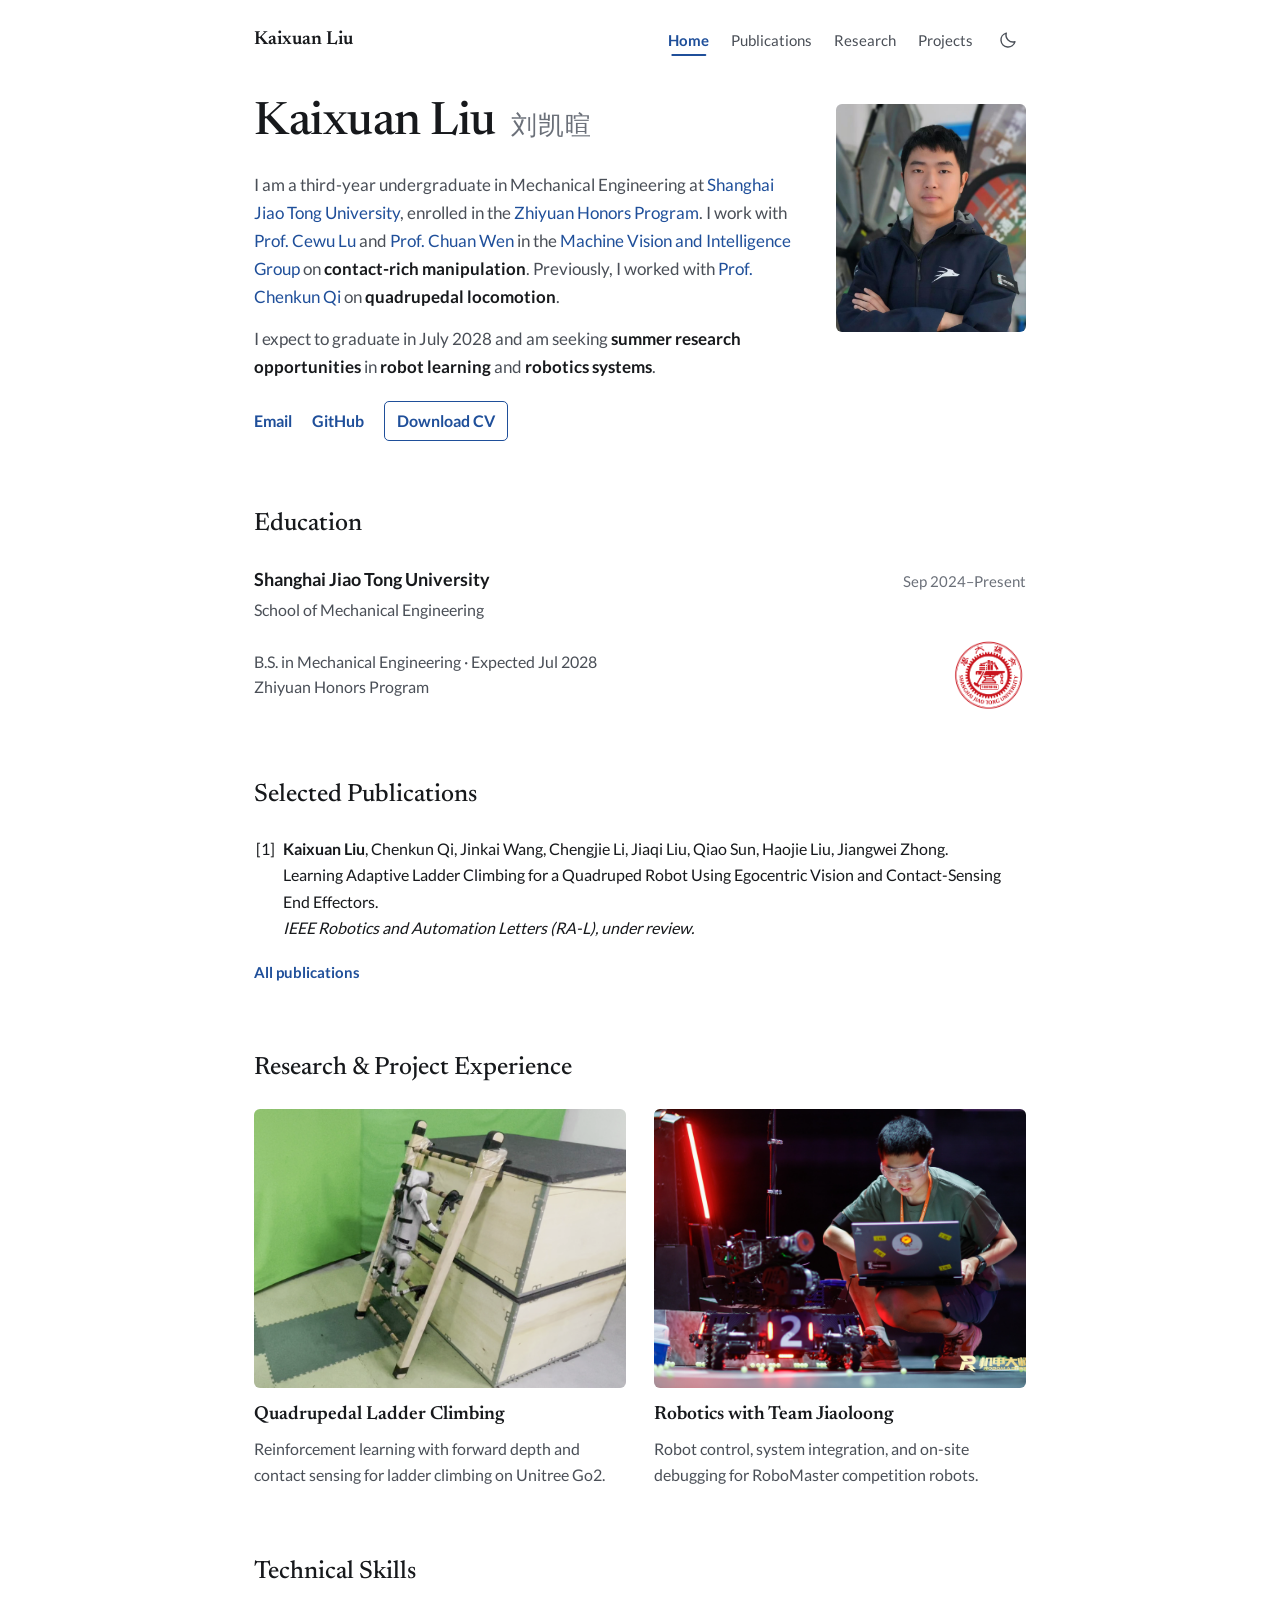
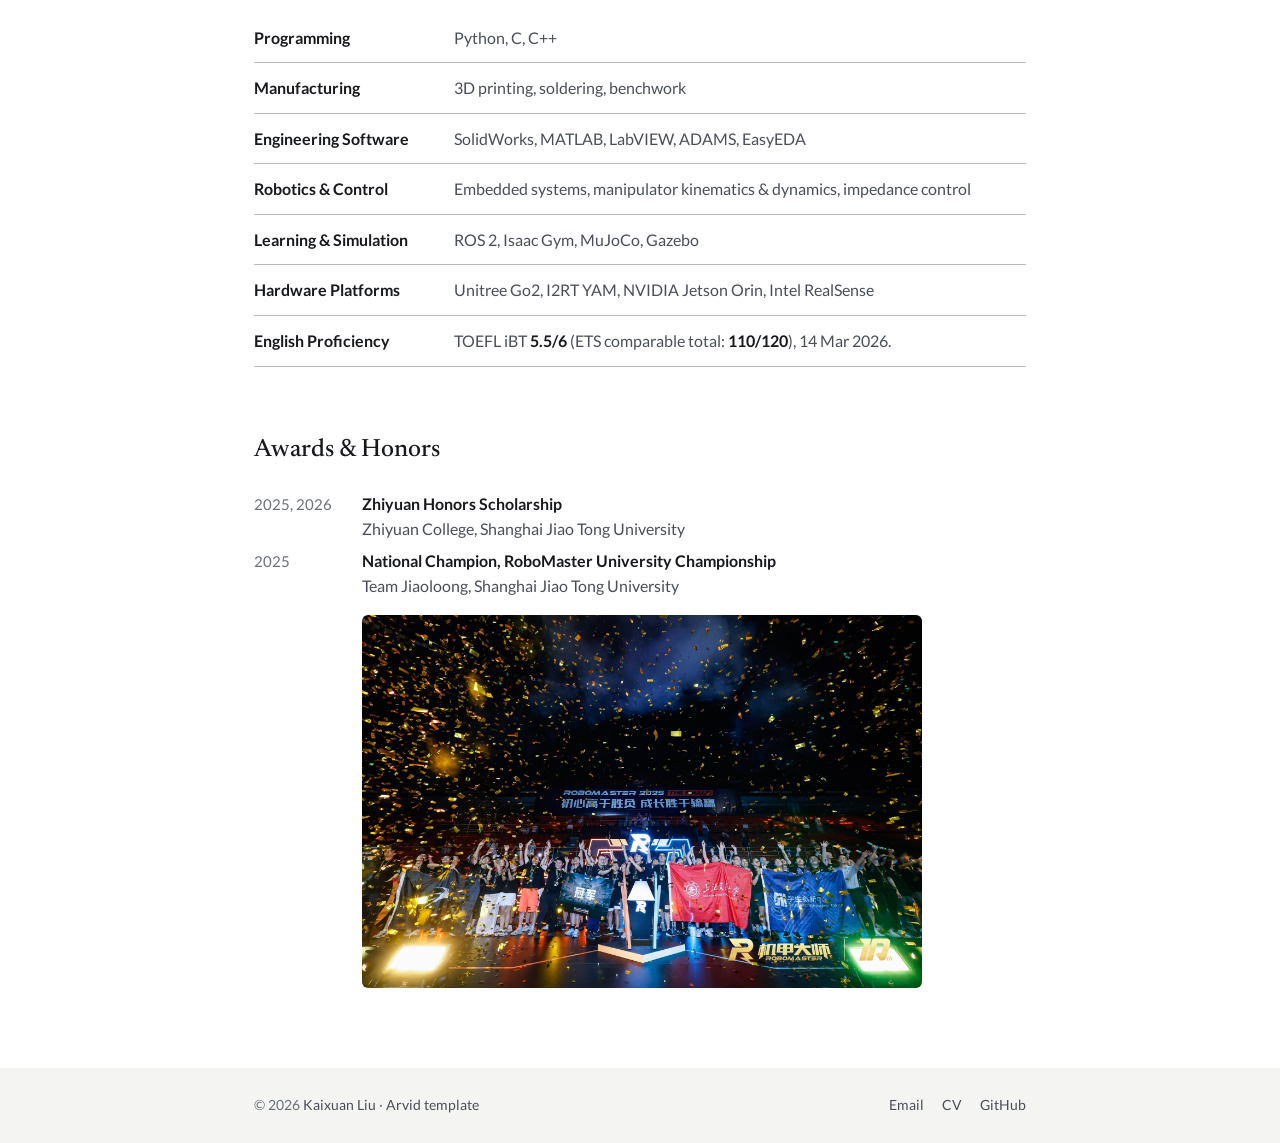
<file: index.html>
<!doctype html>
<html lang="en">
<head>
<meta charset="utf-8"/>
<meta content="width=device-width, initial-scale=1" name="viewport"/>
<meta content="Kaixuan Liu — mechanical engineering undergraduate at Shanghai Jiao Tong University. Robot learning, contact-rich manipulation, and robotics systems." name="description"/>
<meta content="#ffffff" name="theme-color"/>
<title>Kaixuan Liu</title>
<link href="resources/favicon.svg" rel="icon" type="image/svg+xml"/>
<link href="resources/stylesheet.css" rel="stylesheet"/>
<link href="resources/shared-styles.css" rel="stylesheet"/>
<link href="resources/site-styles.css" rel="stylesheet"/>
<link href="resources/content-only.css" rel="stylesheet"/>
</head>
<body>
<a class="skip-link" href="#main-content">Skip to main content</a>
<header class="site-header">
<a class="site-name" href="index.html">Kaixuan Liu</a>
<nav aria-label="Main navigation" class="nav-buttons"><a class="nav-button" href="index.html" aria-current="page">Home</a><a class="nav-button" href="publications.html">Publications</a><a class="nav-button" href="research.html">Research</a><a class="nav-button" href="projects.html">Projects</a>

<button aria-label="Switch to dark mode" aria-pressed="false" class="theme-toggle" id="theme-toggle" type="button"><svg aria-hidden="true" height="20" viewBox="0 0 24 24" width="20"><path d="M20.3 14.1A8.5 8.5 0 0 1 9.9 3.7 8.5 8.5 0 1 0 20.3 14.1Z" fill="none" stroke="currentColor" stroke-linecap="round" stroke-linejoin="round" stroke-width="1.7"></path></svg></button>
</nav>
</header>
<main class="page-shell main-content-wrapper" id="main-content">
<div class="profile-section" id="home">
<div class="profile-text">
<h1 class="name">Kaixuan Liu <span class="name-zh" lang="zh-Hans">刘凯暄</span></h1>
<p class="bio">I am a third-year undergraduate in Mechanical Engineering at <a href="https://en.sjtu.edu.cn/">Shanghai Jiao Tong University</a>, enrolled in the <a href="https://en.zhiyuan.sjtu.edu.cn/en/about/overview">Zhiyuan Honors Program</a>. I work with <a href="https://scholar.google.com/citations?hl=en&amp;user=QZVQEWAAAAAJ">Prof. Cewu Lu</a> and <a href="https://scholar.google.com/citations?hl=en&amp;user=G5M9nYwAAAAJ">Prof. Chuan Wen</a> in the <a href="https://www.mvig.org/">Machine Vision and Intelligence Group</a> on <strong>contact-rich manipulation</strong>. Previously, I worked with <a href="https://me.sjtu.edu.cn/teacher_directory1/qichenkun.html">Prof. Chenkun Qi</a> on <strong>quadrupedal locomotion</strong>.</p>
<p class="bio">I expect to graduate in July 2028 and am seeking <strong>summer research opportunities</strong> in <strong>robot learning</strong> and <strong>robotics systems</strong>.</p>
<div class="profile-links"><a href="mailto:kentliukx@sjtu.edu.cn">Email</a><a href="https://github.com/kentliukx">GitHub</a><a class="cv-link" download="Kaixuan_Liu_CV.pdf" href="resources/Kaixuan_Liu_CV.pdf">Download CV</a></div>
</div>
<img alt="Kaixuan Liu wearing the Team Jiaoloong jacket" class="profile-photo" height="228" src="resources/kaixuan-liu.jpg" width="190"/>
</div>
<section aria-labelledby="education-title" class="homepage-section" id="education">
<h2 id="education-title">Education</h2>
<div class="education-heading">
<div><h3>Shanghai Jiao Tong University</h3><p>School of Mechanical Engineering</p></div>
<p class="experience-period">Sep 2024–Present</p>
</div>
<div class="education-entry">
<div class="education-details">
<p class="education-degree">B.S. in Mechanical Engineering · Expected Jul 2028<br/>Zhiyuan Honors Program</p>
</div>
<a class="education-emblem" href="https://en.sjtu.edu.cn/" aria-label="Shanghai Jiao Tong University homepage"><img src="resources/sjtu-emblem.png" alt="Shanghai Jiao Tong University emblem" width="2805" height="2806" loading="lazy"/></a>
</div>
</section>
<section class="homepage-section" id="publications" aria-labelledby="publications-title">
<h2 id="publications-title">Selected Publications</h2>
<div class="cv-content">
<ol class="cv-publications">
<li id="ladder-publication"><strong>Kaixuan Liu</strong>, Chenkun Qi, Jinkai Wang, Chengjie Li, Jiaqi Liu, Qiao Sun, Haojie Liu, Jiangwei Zhong.<br>
Learning Adaptive Ladder Climbing for a Quadruped Robot Using Egocentric Vision and Contact-Sensing End Effectors.<br>
<em>IEEE Robotics and Automation Letters (RA-L), under review.</em></li>
</ol>
</div>
<a class="view-all" href="publications.html">All publications</a>
</section>
<section class="homepage-section" id="research-project-experience" aria-labelledby="research-project-title">
<h2 id="research-project-title">Research &amp; Project Experience</h2>
<div class="experience-previews">
<a class="experience-preview" href="research.html#ladder-climbing">
<div class="experience-preview-image ladder-preview"><img src="resources/quadrupedal-ladder-climbing.png" alt="Unitree Go2 climbing a ladder" width="1920" height="1080" loading="lazy"/></div>
<h3 class="papertitle">Quadrupedal Ladder Climbing</h3>
<p>Reinforcement learning with forward depth and contact sensing for ladder climbing on Unitree Go2.</p>
</a>
<a class="experience-preview" href="projects.html#swerve-drive">
<div class="experience-preview-image"><img src="resources/onsite-debugging.jpg" alt="Kaixuan Liu debugging Team Jiaoloong’s Engineer robot at RoboMaster" width="2048" height="1365" loading="lazy"/></div>
<h3 class="papertitle">Robotics with Team Jiaoloong</h3>
<p>Robot control, system integration, and on-site debugging for RoboMaster competition robots.</p>
</a>
</div>
</section>
<section aria-labelledby="skills-title" class="homepage-section" id="skills">
<h2 id="skills-title">Technical Skills</h2>
<dl class="skills-list">
<div><dt>Programming</dt><dd>Python, C, C++</dd></div>
<div><dt>Manufacturing</dt><dd>3D printing, soldering, benchwork</dd></div>
<div><dt>Engineering Software</dt><dd>SolidWorks, MATLAB, LabVIEW, ADAMS, EasyEDA</dd></div>
<div><dt>Robotics &amp; Control</dt><dd>Embedded systems, manipulator kinematics &amp; dynamics, impedance control</dd></div>
<div><dt>Learning &amp; Simulation</dt><dd>ROS 2, Isaac Gym, MuJoCo, Gazebo</dd></div>
<div><dt>Hardware Platforms</dt><dd>Unitree Go2, I2RT YAM, NVIDIA Jetson Orin, Intel RealSense</dd></div>
<div><dt>English Proficiency</dt><dd>TOEFL iBT <strong>5.5/6</strong> (ETS comparable total: <strong>110/120</strong>), <time datetime="2026-03-14">14 Mar 2026</time>.</dd></div>
</dl>
</section>
<section aria-labelledby="honors-title" class="homepage-section">
<h2 id="honors-title">Awards &amp; Honors</h2>
<ul class="news-list honors-list">
<li><span class="news-date">2025, 2026</span><span><strong>Zhiyuan Honors Scholarship</strong><br/>Zhiyuan College, Shanghai Jiao Tong University</span></li>
<li>
<span class="news-date">2025</span>
<span><strong>National Champion, RoboMaster University Championship</strong><br/>Team Jiaoloong, Shanghai Jiao Tong University</span>
<figure class="award-photo"><img src="resources/robomaster-2025-champions.png" alt="Team Jiaoloong celebrating the 2025 RoboMaster national championship with the Shanghai Jiao Tong University flag" width="2048" height="1365" loading="lazy"/></figure>
</li>
</ul>
</section>

</main>
<footer class="site-footer"><div class="page-shell-footer"><p class="footer-copyright">© 2026 <a href="index.html">Kaixuan Liu</a> · <a href="https://github.com/Arvid-pku/Academic-Homepage-Template">Arvid template</a></p><nav class="footer-social" aria-label="Footer links"><a href="mailto:kentliukx@sjtu.edu.cn">Email</a><a href="resources/Kaixuan_Liu_CV.pdf" download="Kaixuan_Liu_CV.pdf">CV</a><a href="https://github.com/kentliukx">GitHub</a></nav></div></footer>
<script src="resources/site.js"></script>
</body>
</html>
</file>
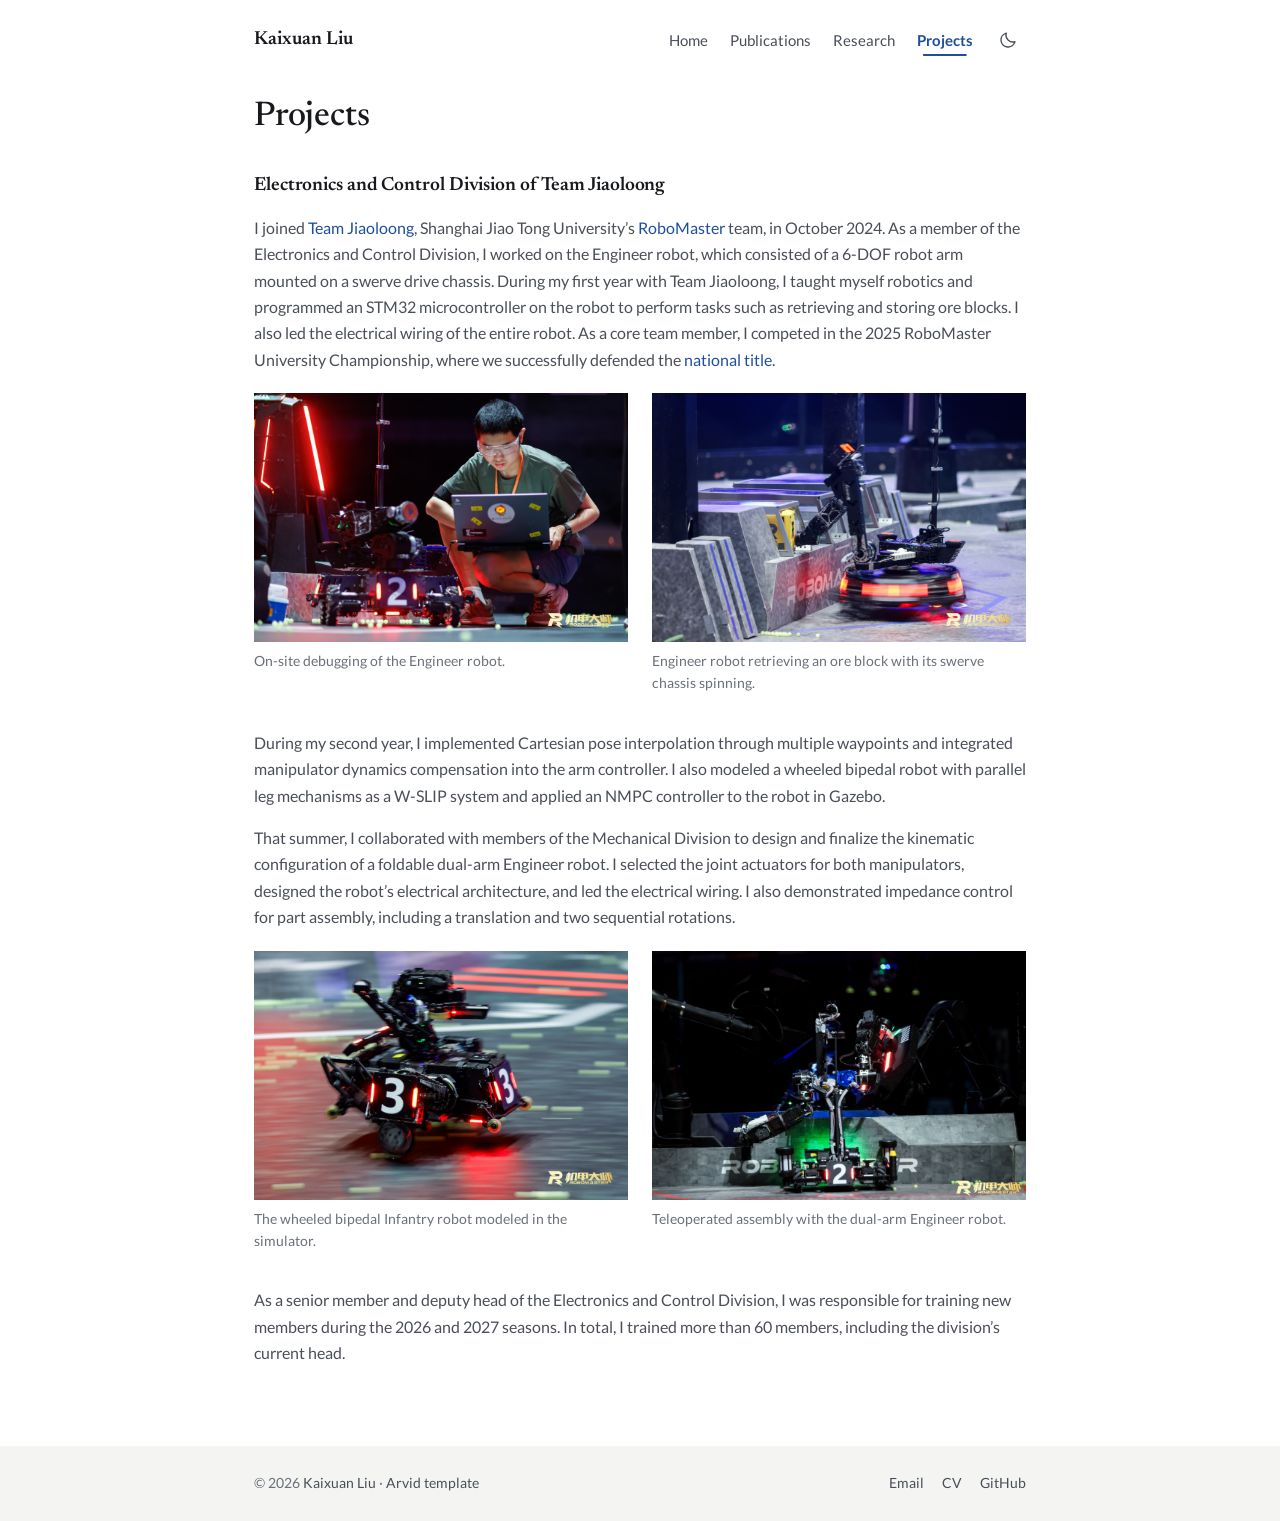
<file: projects.html>
<!doctype html>
<html lang="en">
<head>
<meta charset="utf-8"/>
<meta content="width=device-width, initial-scale=1" name="viewport"/>
<meta content="Kaixuan Liu’s project experience with Team Jiaoloong in robot control, modeling, and mechanical systems." name="description"/>
<meta content="#ffffff" name="theme-color"/>
<title>Projects | Kaixuan Liu</title>
<link href="resources/favicon.svg" rel="icon" type="image/svg+xml"/>
<link href="resources/stylesheet.css" rel="stylesheet"/>
<link href="resources/shared-styles.css" rel="stylesheet"/>
<link href="resources/site-styles.css" rel="stylesheet"/>
<link href="resources/content-only.css" rel="stylesheet"/>
</head>
<body>
<a class="skip-link" href="#main-content">Skip to main content</a>
<header class="site-header">
<a class="site-name" href="index.html">Kaixuan Liu</a>
<nav aria-label="Main navigation" class="nav-buttons"><a class="nav-button" href="index.html">Home</a><a class="nav-button" href="publications.html">Publications</a><a class="nav-button" href="research.html">Research</a><a class="nav-button" href="projects.html" aria-current="page">Projects</a>

<button aria-label="Switch to dark mode" aria-pressed="false" class="theme-toggle" id="theme-toggle" type="button"><svg aria-hidden="true" height="20" viewBox="0 0 24 24" width="20"><path d="M20.3 14.1A8.5 8.5 0 0 1 9.9 3.7 8.5 8.5 0 1 0 20.3 14.1Z" fill="none" stroke="currentColor" stroke-linecap="round" stroke-linejoin="round" stroke-width="1.7"></path></svg></button>
</nav>
</header>
<main class="page-shell main-content-wrapper" id="main-content">
<h1 class="page-title" id="project-experience-title">Projects</h1>
<section class="projects-content cv-section" aria-labelledby="project-experience-title">
<h2 class="papertitle">Electronics and Control Division of Team Jiaoloong</h2>
<article class="cv-project" id="swerve-drive">
<p class="cv-description">I joined <a href="https://jiaoloong.sjtu.edu.cn/zh-cn/">Team Jiaoloong</a>, Shanghai Jiao Tong University’s <a href="https://www.robomaster.com/">RoboMaster</a> team, in October 2024. As a member of the Electronics and Control Division, I worked on the Engineer robot, which consisted of a 6-DOF robot arm mounted on a swerve drive chassis. During my first year with Team Jiaoloong, I taught myself robotics and programmed an STM32 microcontroller on the robot to perform tasks such as retrieving and storing ore blocks. I also led the electrical wiring of the entire robot. As a core team member, I competed in the 2025 RoboMaster University Championship, where we successfully defended the <a href="https://news.sjtu.edu.cn/jdyw/20250807/213490.html">national title</a>.</p>
<div class="project-images">
<figure class="cv-project-image"><img src="resources/onsite-debugging.jpg" alt="Kaixuan Liu debugging the Engineer robot at the competition field" width="2048" height="1365" loading="lazy"/><figcaption>On-site debugging of the Engineer robot.</figcaption></figure>
<figure class="cv-project-image"><img src="resources/swerve-drive-robot.jpg" alt="Engineer robot retrieving an ore block with its swerve chassis spinning" width="4000" height="2667" loading="lazy"/><figcaption>Engineer robot retrieving an ore block with its swerve chassis spinning.</figcaption></figure>
</div>
</article>
<article class="cv-project" id="wheeled-bipedal">
<p class="cv-description">During my second year, I implemented Cartesian pose interpolation through multiple waypoints and integrated manipulator dynamics compensation into the arm controller. I also modeled a wheeled bipedal robot with parallel leg mechanisms as a W-SLIP system and applied an NMPC controller to the robot in Gazebo.</p>
<p class="cv-description">That summer, I collaborated with members of the Mechanical Division to design and finalize the kinematic configuration of a foldable dual-arm Engineer robot. I selected the joint actuators for both manipulators, designed the robot’s electrical architecture, and led the electrical wiring. I also demonstrated impedance control for part assembly, including a translation and two sequential rotations.</p>
<div class="project-images">
<figure class="cv-project-image"><img src="resources/wheeled-bipedal-robot.jpg" alt="The wheeled bipedal Infantry robot modeled in the simulator" width="4000" height="2667" loading="lazy"/><figcaption>The wheeled bipedal Infantry robot modeled in the simulator.</figcaption></figure>
<figure id="dual-arm" class="cv-project-image"><img alt="Teleoperated assembly of game pieces with the dual-arm Engineer robot" height="1366" loading="lazy" src="resources/dual-arm-robot.jpg" width="2048"/><figcaption>Teleoperated assembly with the dual-arm Engineer robot.</figcaption></figure>
</div>
</article>

<p class="cv-description">As a senior member and deputy head of the Electronics and Control Division, I was responsible for training new members during the 2026 and 2027 seasons. In total, I trained more than 60 members, including the division’s current head.</p>
</section>
</main>
<footer class="site-footer"><div class="page-shell-footer"><p class="footer-copyright">© 2026 <a href="index.html">Kaixuan Liu</a> · <a href="https://github.com/Arvid-pku/Academic-Homepage-Template">Arvid template</a></p><nav class="footer-social" aria-label="Footer links"><a href="mailto:kentliukx@sjtu.edu.cn">Email</a><a href="resources/Kaixuan_Liu_CV.pdf" download="Kaixuan_Liu_CV.pdf">CV</a><a href="https://github.com/kentliukx">GitHub</a></nav></div></footer>
<script src="resources/site.js"></script>
</body>
</html>
</file>
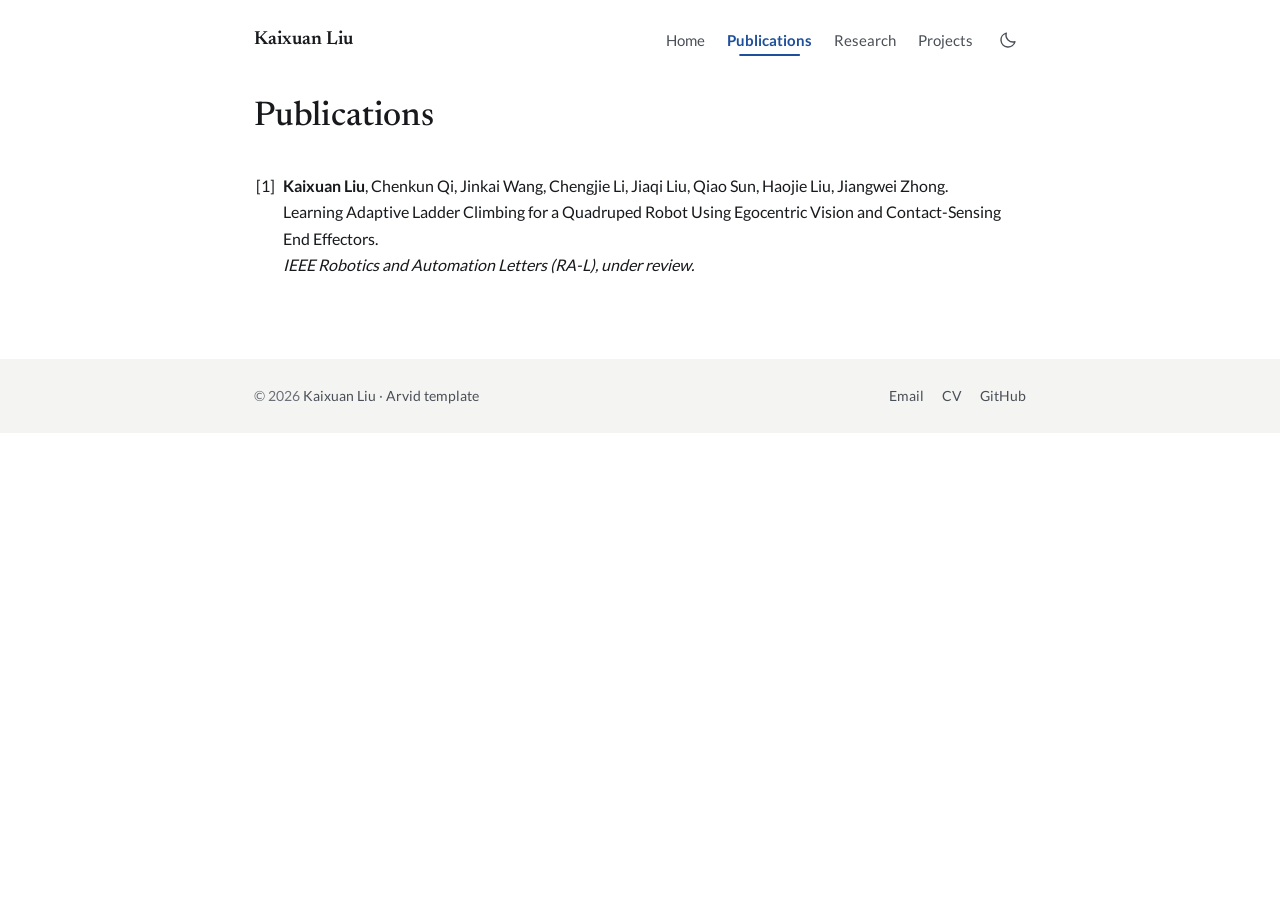
<file: publications.html>
<!doctype html>
<html lang="en">
<head>
<meta charset="utf-8"/>
<meta content="width=device-width, initial-scale=1" name="viewport"/>
<meta content="Publications by Kaixuan Liu in robot learning and robotics." name="description"/>
<meta content="#ffffff" name="theme-color"/>
<title>Publications | Kaixuan Liu</title>
<link href="resources/favicon.svg" rel="icon" type="image/svg+xml"/>
<link href="resources/stylesheet.css" rel="stylesheet"/>
<link href="resources/shared-styles.css" rel="stylesheet"/>
<link href="resources/site-styles.css" rel="stylesheet"/>
<link href="resources/content-only.css" rel="stylesheet"/>
</head>
<body>
<a class="skip-link" href="#main-content">Skip to main content</a>
<header class="site-header">
<a class="site-name" href="index.html">Kaixuan Liu</a>
<nav aria-label="Main navigation" class="nav-buttons"><a class="nav-button" href="index.html">Home</a><a class="nav-button" href="publications.html" aria-current="page">Publications</a><a class="nav-button" href="research.html">Research</a><a class="nav-button" href="projects.html">Projects</a>

<button aria-label="Switch to dark mode" aria-pressed="false" class="theme-toggle" id="theme-toggle" type="button"><svg aria-hidden="true" height="20" viewBox="0 0 24 24" width="20"><path d="M20.3 14.1A8.5 8.5 0 0 1 9.9 3.7 8.5 8.5 0 1 0 20.3 14.1Z" fill="none" stroke="currentColor" stroke-linecap="round" stroke-linejoin="round" stroke-width="1.7"></path></svg></button>
</nav>
</header>
<main class="page-shell main-content-wrapper" id="main-content">
<h1 class="page-title" id="publications-title">Publications</h1>
<section class="cv-content cv-section" id="publications" aria-labelledby="publications-title">
<ol class="cv-publications">
<li id="ladder-publication"><strong>Kaixuan Liu</strong>, Chenkun Qi, Jinkai Wang, Chengjie Li, Jiaqi Liu, Qiao Sun, Haojie Liu, Jiangwei Zhong.<br>
Learning Adaptive Ladder Climbing for a Quadruped Robot Using Egocentric Vision and Contact-Sensing End Effectors.<br>
<em>IEEE Robotics and Automation Letters (RA-L), under review.</em></li>
</ol>
</section>
</main>
<footer class="site-footer"><div class="page-shell-footer"><p class="footer-copyright">© 2026 <a href="index.html">Kaixuan Liu</a> · <a href="https://github.com/Arvid-pku/Academic-Homepage-Template">Arvid template</a></p><nav class="footer-social" aria-label="Footer links"><a href="mailto:kentliukx@sjtu.edu.cn">Email</a><a href="resources/Kaixuan_Liu_CV.pdf" download="Kaixuan_Liu_CV.pdf">CV</a><a href="https://github.com/kentliukx">GitHub</a></nav></div></footer>
<script src="resources/site.js"></script>
</body>
</html>
</file>
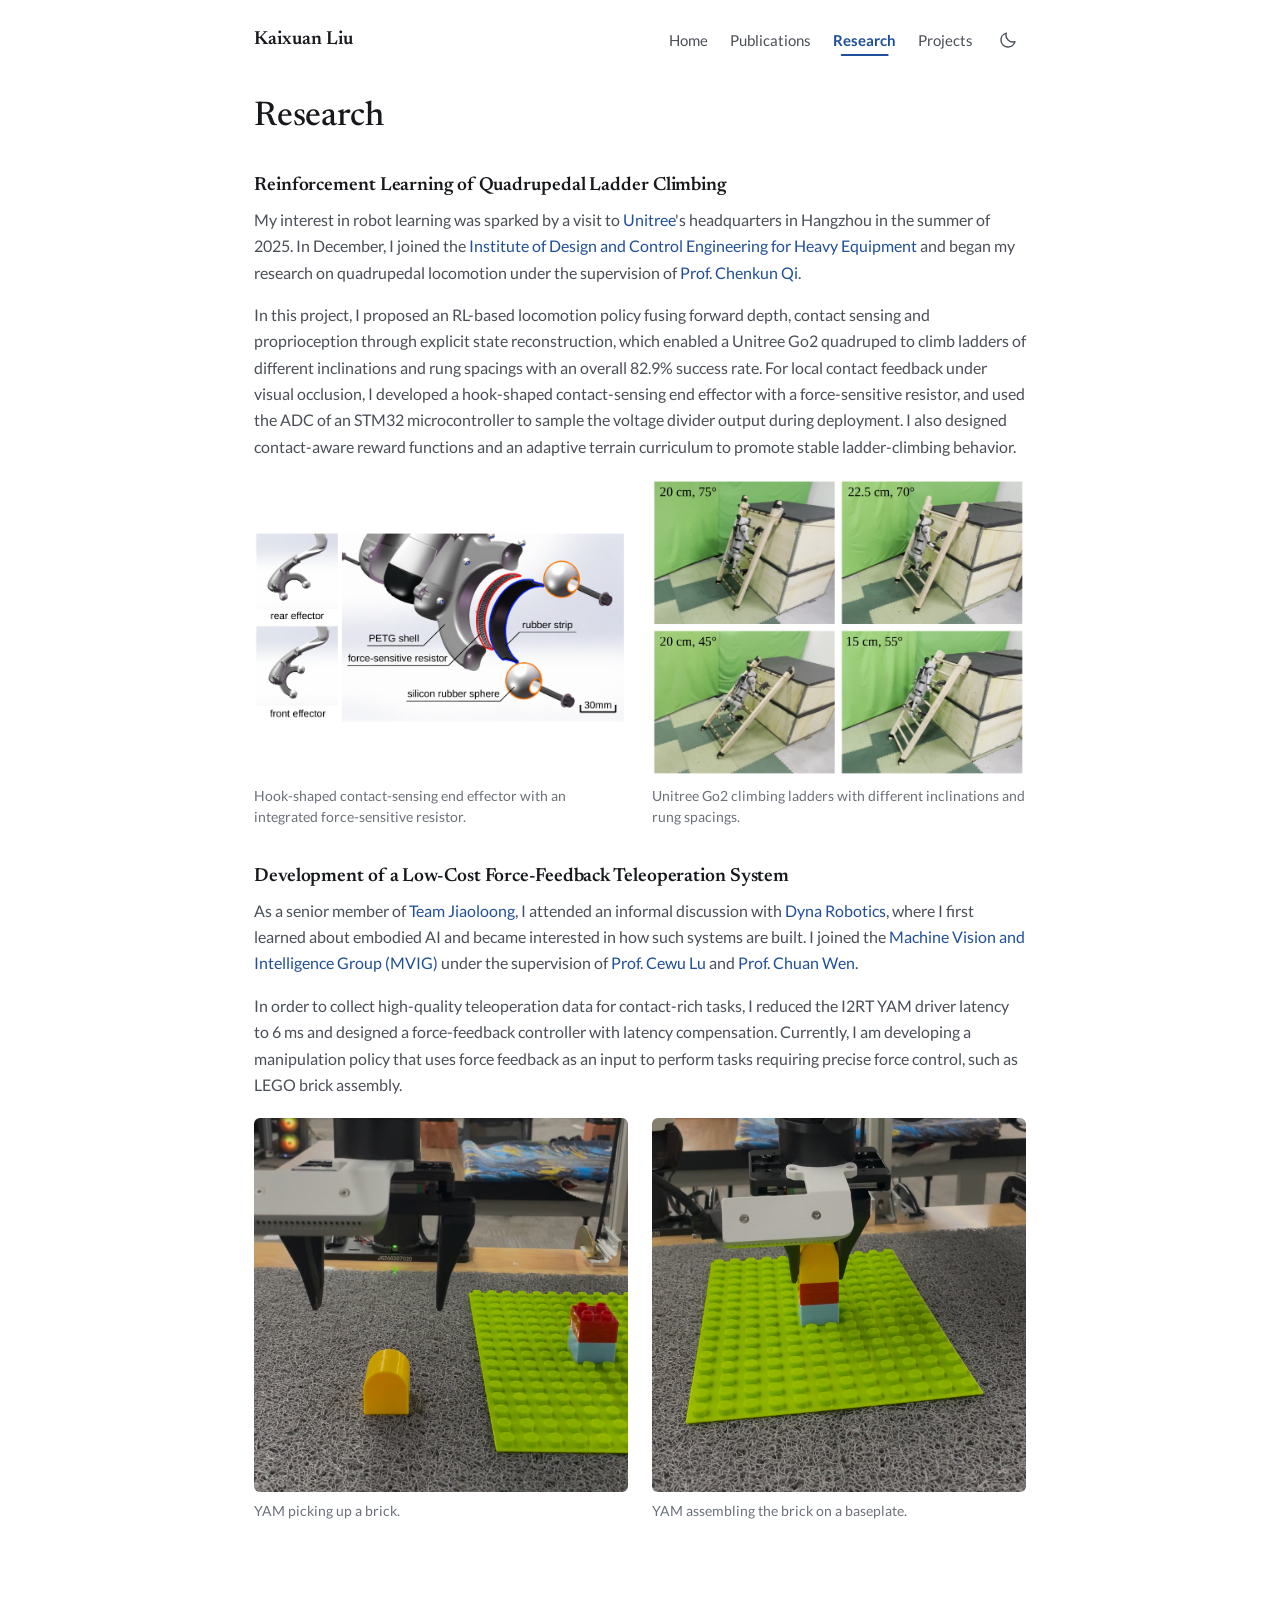
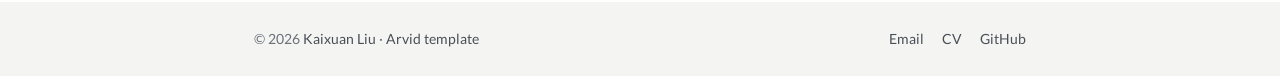
<file: research.html>
<!doctype html>
<html lang="en">
<head>
<meta charset="utf-8"/>
<meta content="width=device-width, initial-scale=1" name="viewport"/>
<meta content="Kaixuan Liu’s research experience in quadrupedal ladder climbing and force-feedback teleoperation." name="description"/>
<meta content="#ffffff" name="theme-color"/>
<title>Research | Kaixuan Liu</title>
<link href="resources/favicon.svg" rel="icon" type="image/svg+xml"/>
<link href="resources/stylesheet.css" rel="stylesheet"/>
<link href="resources/shared-styles.css" rel="stylesheet"/>
<link href="resources/site-styles.css" rel="stylesheet"/>
<link href="resources/content-only.css" rel="stylesheet"/>
</head>
<body>
<a class="skip-link" href="#main-content">Skip to main content</a>
<header class="site-header">
<a class="site-name" href="index.html">Kaixuan Liu</a>
<nav aria-label="Main navigation" class="nav-buttons"><a class="nav-button" href="index.html">Home</a><a class="nav-button" href="publications.html">Publications</a><a class="nav-button" href="research.html" aria-current="page">Research</a><a class="nav-button" href="projects.html">Projects</a>

<button aria-label="Switch to dark mode" aria-pressed="false" class="theme-toggle" id="theme-toggle" type="button"><svg aria-hidden="true" height="20" viewBox="0 0 24 24" width="20"><path d="M20.3 14.1A8.5 8.5 0 0 1 9.9 3.7 8.5 8.5 0 1 0 20.3 14.1Z" fill="none" stroke="currentColor" stroke-linecap="round" stroke-linejoin="round" stroke-width="1.7"></path></svg></button>
</nav>
</header>
<main class="page-shell main-content-wrapper" id="main-content">
<h1 class="page-title" id="research-experience-title">Research</h1>

<section class="research-content cv-section" aria-labelledby="research-experience-title">
<article class="cv-research-group" id="ladder-climbing">
<div class="cv-project">
<h2 class="papertitle">Reinforcement Learning of Quadrupedal Ladder Climbing</h2>
<p class="cv-description">My interest in robot learning was sparked by a visit to <a href="https://www.unitree.com/">Unitree</a>'s headquarters in Hangzhou in the summer of 2025. In December, I joined the <a href="https://me.sjtu.edu.cn/upload2/file/20180927/Institute%20of%20Design%20and%20Control%20Engineering%20for%20Heavy%20Equipment.pdf">Institute of Design and Control Engineering for Heavy Equipment</a> and began my research on quadrupedal locomotion under the supervision of <a href="https://me.sjtu.edu.cn/teacher_directory1/qichenkun.html">Prof. Chenkun Qi</a>.</p>
<p class="cv-description">In this project, I proposed an RL-based locomotion policy fusing forward depth, contact sensing and proprioception through explicit state reconstruction, which enabled a Unitree Go2 quadruped to climb ladders of different inclinations and rung spacings with an overall 82.9% success rate. For local contact feedback under visual occlusion, I developed a hook-shaped contact-sensing end effector with a force-sensitive resistor, and used the ADC of an STM32 microcontroller to sample the voltage divider output during deployment. I also designed contact-aware reward functions and an adaptive terrain curriculum to promote stable ladder-climbing behavior.</p>
<div class="research-gallery">
<figure class="cv-project-image">
<a href="resources/effector.pdf" aria-label="Open the contact-sensing end-effector design as a PDF"><img src="resources/effector.png" alt="Front and rear hook-shaped end effectors and an exploded view of the force-sensitive resistor assembly" width="1800" height="923" loading="lazy"/></a>
<figcaption>Hook-shaped contact-sensing end effector with an integrated force-sensitive resistor.</figcaption>
</figure>
<figure class="cv-project-image">
<a href="resources/cover_fig.drawio.pdf" aria-label="Open the ladder-climbing experiment figure as a PDF"><img src="resources/cover-fig.png" alt="Unitree Go2 climbing ladders with different rung spacings and inclinations in four hardware experiments" width="1800" height="1426"></a>
<figcaption>Unitree Go2 climbing ladders with different inclinations and rung spacings.</figcaption>
</figure>
</div>
</div>
</article>
<article class="cv-research-group" id="force-feedback">
<div class="cv-project">
<h2 class="papertitle">Development of a Low-Cost Force-Feedback Teleoperation System</h2>
<p class="cv-description">As a senior member of <a href="https://jiaoloong.sjtu.edu.cn/zh-cn/">Team Jiaoloong</a>, I attended an informal discussion with <a href="https://www.dyna.co/">Dyna Robotics</a>, where I first learned about embodied AI and became interested in how such systems are built. I joined the <a href="https://www.mvig.org/">Machine Vision and Intelligence Group (MVIG)</a> under the supervision of <a href="https://scholar.google.com/citations?hl=en&amp;user=QZVQEWAAAAAJ">Prof. Cewu Lu</a> and <a href="https://scholar.google.com/citations?hl=en&amp;user=G5M9nYwAAAAJ">Prof. Chuan Wen</a>.</p>
<p class="cv-description">In order to collect high-quality teleoperation data for contact-rich tasks, I reduced the I2RT YAM driver latency to 6 ms and designed a force-feedback controller with latency compensation. Currently, I am developing a manipulation policy that uses force feedback as an input to perform tasks requiring precise force control, such as LEGO brick assembly.</p>
<div class="research-gallery lego-gallery" aria-label="LEGO brick assembly demonstrations">
<figure class="cv-project-image"><img src="resources/lego0.png" alt="YAM picking up a brick" width="1125" height="2436" loading="lazy"/><figcaption>YAM picking up a brick.</figcaption></figure>
<figure class="cv-project-image"><img src="resources/lego1.png" alt="YAM assembling the brick on a baseplate" width="1125" height="2436" loading="lazy"/><figcaption>YAM assembling the brick on a baseplate.</figcaption></figure>
</div>
</div>
</article>
</section>
</main>
<footer class="site-footer"><div class="page-shell-footer"><p class="footer-copyright">© 2026 <a href="index.html">Kaixuan Liu</a> · <a href="https://github.com/Arvid-pku/Academic-Homepage-Template">Arvid template</a></p><nav class="footer-social" aria-label="Footer links"><a href="mailto:kentliukx@sjtu.edu.cn">Email</a><a href="resources/Kaixuan_Liu_CV.pdf" download="Kaixuan_Liu_CV.pdf">CV</a><a href="https://github.com/kentliukx">GitHub</a></nav></div></footer>
<script src="resources/site.js"></script>
</body>
</html>
</file>
<file: resources/stylesheet.css>
/* Newsreader (latin, variable weight): display face for names and titles. */
@font-face {
  font-family: 'Newsreader';
  font-style: normal;
  font-weight: 500 600;
  font-display: swap;
  src: url(fonts/newsreader-latin.woff2) format('woff2');
  unicode-range: U+0000-00FF, U+0131, U+0152-0153, U+02BB-02BC, U+02C6, U+02DA, U+02DC, U+0304, U+0308, U+0329, U+2000-206F, U+20AC, U+2122, U+2191, U+2193, U+2212, U+2215, U+FEFF, U+FFFD;
}
/* latin-ext */

/* latin */

/* latin-ext */

/* latin */

/* latin-ext */

/* latin */
@font-face {
  font-family: 'Lato';
  font-style: normal;
  font-weight: 400;
  font-display: swap;
  src: local('Lato Regular'), local('Lato-Regular'), url(fonts/S6uyw4BMUTPHjx4wXiWtFCc.woff2) format('woff2');
  unicode-range: U+0000-00FF, U+0131, U+0152-0153, U+02BB-02BC, U+02C6, U+02DA, U+02DC, U+2000-206F, U+2074, U+20AC, U+2122, U+2191, U+2193, U+2212, U+2215, U+FEFF, U+FFFD;
}
/* latin-ext */

/* latin */
@font-face {
  font-family: 'Lato';
  font-style: normal;
  font-weight: 700;
  font-display: swap;
  src: local('Lato Bold'), local('Lato-Bold'), url(fonts/S6u9w4BMUTPHh6UVSwiPGQ3q5d0.woff2) format('woff2');
  unicode-range: U+0000-00FF, U+0131, U+0152-0153, U+02BB-02BC, U+02C6, U+02DA, U+02DC, U+2000-206F, U+2074, U+20AC, U+2122, U+2191, U+2193, U+2212, U+2215, U+FEFF, U+FFFD;
}

:root {
  --primary-color: #1f4f9a;
  --secondary-color: #163b75;
  --text-color: #17191c;
  --text-muted: #4a4f57;
  --text-faint: #6b7079;
  --tint-bg: #f4f5f3;
  --serif: 'Newsreader', Georgia, 'PingFang SC', 'Hiragino Sans GB', 'Microsoft YaHei', 'Noto Sans CJK SC', 'Noto Sans SC', serif;
  --bg-color: #FFFFFF;
  --border-color: #bbb;
  --sidebar-bg: #FFFFFF;
  --section-bg: #FFFFFF;
  --hover-bg: rgba(31, 79, 154, 0.07);
  --shadow-color: rgba(0, 0, 0, 0.1);
  --placeholder-bg: #f5f5f5;
  --placeholder-text: #666;
}

/* Dark mode colors */
[data-theme="dark"] {
  --primary-color: #8fb3ef;
  --secondary-color: #b5cdf5;
  --text-color: #e4e5e7;
  --text-muted: #b3b7be;
  --text-faint: #8b9099;
  --tint-bg: #2a2b2e;
  --bg-color: #1F1F1F;
  --border-color: #4A4A4A;
  --sidebar-bg: #2A2A2A;
  --section-bg: #252525;
  --hover-bg: rgba(143, 179, 239, 0.12);
  --shadow-color: rgba(0, 0, 0, 0.2);
  --placeholder-bg: #333333;
  --placeholder-text: #B8B8B8;
}

/* Ensure body background changes in dark mode */
[data-theme="dark"] body {
  background-color: var(--bg-color) !important;
}

/* Fix profile photo background in dark mode */
[data-theme="dark"] .profile-photo {
  background-color: transparent !important;
  border-color: var(--border-color);
}

/* Ensure main content has proper background in dark mode */
[data-theme="dark"] #main-content {
  background-color: var(--bg-color);
}

/* Fix table backgrounds in dark mode */
[data-theme="dark"] table {
  background-color: var(--bg-color) !important;
}

/* Remove section background styling for cleaner look */

/* Fix highlight color in dark mode */
[data-theme="dark"] span.highlight {
  background-color: #3a3a00;
  color: #ffff80;
}

/* Fix venue colors in dark mode */
[data-theme="dark"] .venue {
  color: var(--primary-color);
}

/* Fix paper rest color in dark mode */
[data-theme="dark"] .paper_rest {
  color: var(--text-color);
}

/* Global styles */
body {
  font-family: 'Lato', Verdana, Helvetica, sans-serif;
  font-size: 16px;
  line-height: 1.6;
  color: var(--text-color);
  background-color: var(--bg-color);
  margin: 0;
  padding: 0;
}

p, strong, td, th, tr {
  font-family: 'Lato', Verdana, Helvetica, sans-serif;
  font-size: inherit;
  color: var(--text-color);
}

a {
  font-family: 'Lato', Verdana, Helvetica, sans-serif;
  font-size: inherit;
  color: var(--primary-color);
  text-decoration: none;
  transition: color 0.2s ease;
}

a:focus, a:hover {
  color: var(--secondary-color);
  text-decoration: underline;
  text-underline-offset: 3px;
  text-decoration-thickness: 1px;
}


/* Publication styles */
.papertitle {
  font-family: 'Lato', Verdana, Helvetica, sans-serif;
  font-size: 16px;
  font-weight: 600;
  color: #1a1a1a;
  margin-bottom: 1px;
}

[data-theme="dark"] .papertitle {
  color: var(--text-color);
}

.venue {
  color: #9ca3af;
}

.paper_rest {
  font-size: 14px;
  color: #6b7280;
  line-height: 1.4;
  margin-bottom: 2px;
}

[data-theme="dark"] .paper_rest {
  color: #b8b8b8;
}

.paper_bottom_space {
  margin-bottom: 4px;
}

/* Image styles */
.one {
  width: 160px;
  height: 160px;
  position: relative;
}

.two {
  width: 160px;
  height: 160px;
  position: absolute;
  transition: opacity .2s ease-in-out;
  -moz-transition: opacity .2s ease-in-out;
  -webkit-transition: opacity .2s ease-in-out;
}

.fade {
  transition: opacity .2s ease-in-out;
  -moz-transition: opacity .2s ease-in-out;
  -webkit-transition: opacity .2s ease-in-out;
}

span.highlight {
  background-color: #ffffd0;
}

/* Main Content */
#main-content {
  max-width: 820px;
  margin: 0 auto;
  padding: 0 24px;
  box-sizing: border-box;
}

/* Smooth scrolling for the entire page */
html {
  scroll-behavior: smooth;
}

/* Enhanced hover effects for links */
a {
  transition: color 0.2s ease;
}



/* Section spacing */




/* Focus styles for accessibility */
a:focus, button:focus {
  outline: 2px solid var(--primary-color);
  outline-offset: 2px;
}

/* Skip to main content link (hidden by default) */
.skip-link {
  position: absolute;
  top: -40px;
  left: 6px;
  background: var(--primary-color);
  color: white;
  padding: 8px;
  text-decoration: none;
  z-index: 1000;
  border-radius: 4px;
}

.skip-link:focus {
  top: 6px;
}

/* Scroll progress indicator */
.scroll-progress {
  position: fixed;
  top: 0;
  left: 0;
  width: 0%;
  height: 3px;
  background: linear-gradient(to right, var(--primary-color), var(--secondary-color));
  z-index: 1000;
  transition: width 0.1s ease;
}

/* Loading animation for lazy content */
@keyframes pulse {
  0% { opacity: 1; }
  50% { opacity: 0.7; }
  100% { opacity: 1; }
}

.loading {
  animation: pulse 1.5s ease-in-out infinite;
}


/* Responsive Design */
@media screen and (max-width: 768px) {
  /* Adjust text centering for mobile */
  .profile-photo + div p[style*="text-align:center"] {
    text-align: center !important;
    margin-left: 0 !important;
  }

  /* Make map container responsive */
  #map-container {
    width: 120px !important;
    height: 120px !important;
    margin: 0 auto;
  }
}

@media screen and (max-width: 480px) {
  .papertitle {
    font-size: 16px;
  }

  .paper_rest {
    font-size: 14px;
  }

  /* Stack honors and map vertically on very small screens */
  .honors-map-container {
    display: block !important;
  }

  .honors-map-container td {
    display: block !important;
    width: 100% !important;
    text-align: left !important;
  }

  #map-container {
    margin: 20px auto 0 !important;
    text-align: center;
  }
}

/* Print styles */
@media print {
  a {
    color: var(--text-color);
    text-decoration: underline;
  }
}
</file>
<file: resources/shared-styles.css>
/**
 * Shared Styles for All Pages
 * Contains navigation, layout, and common component styles
 */

/* Navigation Styles */
.page-shell {
  max-width: 820px;
  margin: 0 auto;
  padding: 32px 24px 48px;
}

.page-shell-footer {
  max-width: 820px;
  margin: 0 auto;
  padding: 0 24px;
}

.page-shell-footer-wide {
  max-width: 1200px;
  padding: 0 20px;
}

.nav-buttons {
  display: flex;
  justify-content: flex-end;
  align-items: center;
  gap: 18px;
  padding: 20px 35px;
  flex-wrap: wrap;
}

.nav-button {
  display: inline-block;
  padding: 6px 12px;
  background-color: transparent;
  color: var(--primary-color);
  font-weight: 500;
  font-size: 14px;
  transition: all 0.25s ease;
  text-align: center;
  border: none;
  border-radius: 4px;
}

.nav-button:hover {
  color: var(--secondary-color);
  background-color: var(--hover-bg);
}

/* Theme Toggle Button - Sun/Moon Icons */
.theme-toggle {
  background: transparent;
  border: none;
  border-radius: 8px;
  width: 36px;
  height: 36px;
  cursor: pointer;
  display: flex;
  align-items: center;
  justify-content: center;
  transition: all 0.2s ease;
  color: var(--text-color);
  padding: 6px;
}

.theme-toggle:hover {
  background-color: var(--hover-bg);
  color: var(--secondary-color);
}

.theme-toggle:focus {
  outline: 2px solid var(--primary-color);
  outline-offset: 2px;
}

.theme-toggle svg {
  width: 20px;
  height: 20px;
}

/* Navigation Active State */
.nav-button[aria-current="page"] {
  color: var(--secondary-color);
  font-weight: 600;
  position: relative;
}

.nav-button[aria-current="page"]::after {
  content: '';
  position: absolute;
  bottom: 2px;
  left: 50%;
  transform: translateX(-50%);
  width: 60%;
  height: 2px;
  background-color: var(--secondary-color);
  border-radius: 1px;
}

/* Main Content Layout - Only applies to pages without specific overrides */

/* List Spacing */
.section-spacing ul,
.section-spacing ul.publication-list,
td ul {
  margin-top: 0px !important;
  margin-bottom: 0px !important;
}

.section-spacing li,
.section-spacing ul li,
td li,
td ul li,
li {
  margin-bottom: 8px !important;
  margin-top: 0px !important;
  padding-bottom: 0px !important;
  padding-top: 0px !important;
}

.publication-list li,
ul.publication-list li {
  margin-bottom: 12px !important;
  margin-top: 0px !important;
  padding-bottom: 0px !important;
  padding-top: 0px !important;
}

li p {
  margin: 0px !important;
  padding: 0px !important;
}

/* Publication Styles - Consistent indentation */
.publication-list {
  list-style-type: none !important;
  padding-left: 0 !important;
  margin: 0 0 20px 0 !important;
}

/* Ensure all lists have consistent indentation */
ul, ol {
  list-style-type: none !important;
  padding-left: 0 !important;
  margin: 0 0 20px 0 !important;
}

/* Override any specific list variations */
#projects-list, #research-experience-list, #academic-services-list, #teaching-list, #honors-list {
  list-style-type: none !important;
  padding-left: 0 !important;
  margin: 0 0 20px 0 !important;
}

/* Ensure all content inside main-content-wrapper is properly aligned */
.main-content-wrapper > * {
  box-sizing: border-box;
}

.publication-list li {
  margin-bottom: 16px;
}

.papertitle {
  margin-bottom: 6px;
}

.new-badge {
  color: #6b7280;
  font-size: 12px;
  font-weight: 600;
  letter-spacing: 0.04em;
  text-transform: uppercase;
  margin-right: 8px;
}

[data-theme="dark"] .new-badge {
  color: #9ca3af;
}

.paper_rest {
  margin-bottom: 6px;
}

.paper-venue {
  color: #9ca3af;
}

[data-theme="dark"] .paper-venue {
  color: #888;
}

.paper-links {
  font-size: 16px;
}

.paper-links a {
  color: var(--primary-color);
  font-weight: 400;
  transition: color 0.2s ease;
}

.paper-links a:hover,
.paper-links a:focus-visible {
  color: var(--secondary-color);
  outline: none;
}

.paper-links a:focus {
  outline: none;
}

.detail-container,
.abstract-container,
.citation-container {
  margin-top: 12px;
}

.abstract-toggle,
.citation-toggle {
  display: inline;
  padding: 0;
  margin: 0;
  font-size: 16px;
  font-family: inherit;
  font-weight: 400;
  color: var(--primary-color);
  background: none;
  border: none;
  cursor: pointer;
  text-decoration: none;
  transition: color 0.2s ease;
}

.abstract-toggle:hover,
.abstract-toggle:focus-visible,
.citation-toggle:hover,
.citation-toggle:focus-visible {
  color: var(--secondary-color);
}

.abstract-toggle:focus,
.citation-toggle:focus {
  outline: none;
}

.abstract-toggle[aria-expanded="true"],
.citation-toggle[aria-expanded="true"] {
  color: var(--secondary-color);
}

.detail-content {
  margin-top: 10px;
  padding: 0;
  border: none;
  background: transparent;
  box-shadow: none;
  line-height: 1.6;
  font-size: 16px;
}

.detail-content p {
  margin: 0 0 10px 0;
}

.detail-content p:last-child {
  margin-bottom: 0;
}

.detail-content pre {
  margin: 0;
  padding: 12px 14px;
  background-color: var(--section-bg);
  border: 1px solid var(--border-color);
  border-radius: 6px;
  font-size: 13px;
  overflow: auto;
}

/* Page Title Styles */
.page-title {
  text-align: left;
  font-size: 24px;
  font-weight: 700;
  margin-bottom: 24px;
  color: #1a1a1a;
}

/* Responsive Design */
@media screen and (max-width: 1315px) {
  .nav-buttons {
    justify-content: center;
    gap: 12px 16px;
    padding: 12px 16px;
  }

  .nav-button {
    display: inline-flex;
    align-items: center;
    justify-content: center;
    padding: 8px 14px;
    font-size: 16px;
  }

  .theme-toggle {
    order: -1; /* Move theme toggle to the left */
  }

  .main-content-wrapper:not(.page-shell) {
    padding: 0 15px;
  }
}

@media screen and (max-width: 768px) {
  .page-shell {
    padding: 24px 16px 40px;
  }

  .page-shell-footer {
    padding: 0 16px;
  }

  .page-shell-footer-wide {
    padding: 0 10px;
  }
}

@media screen and (max-width: 600px) {
  .theme-toggle {
    width: 32px;
    height: 32px;
  }

  .theme-toggle svg {
    width: 18px;
    height: 18px;
  }
}

/* Back to Top Button */
.back-to-top {
  position: fixed;
  bottom: 30px;
  right: 30px;
  width: 44px;
  height: 44px;
  background-color: var(--primary-color);
  color: white;
  border: none;
  border-radius: 50%;
  cursor: pointer;
  display: flex;
  align-items: center;
  justify-content: center;
  opacity: 0;
  visibility: hidden;
  transition: all 0.3s ease;
  box-shadow: 0 2px 10px rgba(0, 0, 0, 0.2);
  z-index: 999;
}

.back-to-top.visible {
  opacity: 1;
  visibility: visible;
}

.back-to-top:hover {
  background-color: var(--secondary-color);
  transform: translateY(-3px);
  box-shadow: 0 4px 15px rgba(0, 0, 0, 0.3);
}

.back-to-top svg {
  width: 20px;
  height: 20px;
}

/* Enhanced Footer - Refined styling with subtle hover effects */
.site-footer {
  border-top: 1px solid var(--border-color);
  margin-top: 40px;
  padding: 30px 20px;
  text-align: center;
}

.footer-social {
  display: flex;
  justify-content: center;
  gap: 24px;
  margin-bottom: 18px;
}

.footer-social a {
  color: var(--text-color);
  opacity: 0.6;
  transition: all 0.3s ease;
}

.footer-social a:hover {
  color: var(--primary-color);
  opacity: 1;
  transform: translateY(-2px);
}

.footer-social svg {
  width: 22px;
  height: 22px;
}

.footer-copyright {
  font-size: 13px;
  color: var(--text-color);
  opacity: 0.6;
  margin: 0;
}

@media screen and (max-width: 600px) {
  .back-to-top {
    bottom: 20px;
    right: 20px;
    width: 40px;
    height: 40px;
  }

  .footer-social {
    gap: 15px;
  }

  .footer-social svg {
    width: 20px;
    height: 20px;
  }
}
</file>
<file: resources/site-styles.css>
* { box-sizing: border-box; }
.project-full { margin-bottom: 40px; scroll-margin-top: 24px; }
.project-full figure { margin: 20px 0; }
.project-full img { width: 100%; height: auto; }
.project-gallery { display: grid; grid-template-columns: 1fr 1fr; gap: 16px; }
.project-gallery figure:first-child { grid-column: 1 / -1; }
figcaption, .meta { font-size: 13px; color: var(--text-color); opacity: .8; }
.resource-links { display: flex; flex-wrap: wrap; gap: 8px 16px; margin: 16px 0; }
.pdf-preview { width: 100%; height: 650px; border: 1px solid var(--border-color); }
.pdf-preview.slides { height: auto; aspect-ratio: 16 / 9; }
pre { overflow-x: auto; white-space: pre-wrap; overflow-wrap: anywhere; }
.paper-links { overflow-wrap: anywhere; }
[hidden] { display: none !important; }
.blog-body { line-height: 1.8; overflow-wrap: anywhere; }
.blog-body img { max-width: 100%; }
.blog-body mjx-container[display="true"] { overflow-x: auto; overflow-y: hidden; padding: 8px 0; max-width: 100%; }
@media (max-width: 600px) { .project-gallery { grid-template-columns: 1fr; } .pdf-preview { height: 480px; } }
@media (prefers-reduced-motion: reduce) { * { scroll-behavior: auto !important; transition: none !important; } }
/* Long inline equations can scroll without widening the page. */
.blog-body mjx-container:not([display="true"]) { display: inline-block; max-width: 100%; overflow-x: auto; overflow-y: hidden; vertical-align: middle; }


/* ---------- Shared header, type and footer ---------- */
.page-title, h1, h2, .project-full h2 { font-family: var(--serif); font-weight: 500; color: var(--text-color); letter-spacing: -0.005em; }
.page-title { font-size: 34px; line-height: 1.15; margin: 0 0 28px; }
.papertitle { font-family: var(--serif); font-size: 19px; font-weight: 600; line-height: 1.35; color: var(--text-color); }
.paper_rest { color: var(--text-muted); }

.site-header { max-width: 820px; margin: 0 auto; padding: 22px 24px 0; display: flex; align-items: center; justify-content: space-between; gap: 24px; }
.site-name { font-family: var(--serif); font-size: 19px; font-weight: 600; color: var(--text-color); white-space: nowrap; }
.site-name:hover, .site-name:focus { color: var(--text-color); text-decoration: none; }
.site-header .nav-buttons { padding: 0; gap: 4px; justify-content: flex-end; flex-wrap: nowrap; }
.site-header .nav-button { color: var(--text-muted); font-size: 15px; font-weight: 400; padding: 6px 9px; }
.site-header .nav-button:hover, .site-header .nav-button:focus { color: var(--text-color); text-decoration: none; }
.site-header .nav-button[aria-current="page"] { color: var(--text-color); font-weight: 700; }
.site-header .theme-toggle { order: 0; margin-left: 4px; color: var(--text-muted); }
.site-header .theme-toggle:hover { color: var(--text-color); }

.site-footer { margin-top: 80px; padding: 26px 0; border-top: 0; background: var(--tint-bg); text-align: left; }
.site-footer > div { padding: 0 24px; display: flex; flex-wrap: wrap; justify-content: space-between; gap: 6px 24px; }
.footer-copyright, .footer-social { margin: 0; font-size: 14px; color: var(--text-faint); opacity: 1; display: block; }
.site-footer a { color: var(--text-muted); }

@media (max-width: 768px) {
  .site-header { display: block; padding: 16px 24px 0; }
  .site-header .nav-buttons { margin: 8px -24px 0; padding: 0 24px; overflow-x: auto; scrollbar-width: none; justify-content: flex-start; gap: 2px; }
  .site-header .nav-buttons::-webkit-scrollbar { display: none; }
  .site-header .nav-button { padding: 6px 8px; font-size: 15px; flex-shrink: 0; }
  .site-header .nav-button:first-child { padding-left: 0; }
  .site-header .theme-toggle { order: 0; flex-shrink: 0; transform: none; }
  .page-title { font-size: 28px; }
}

/* ---------- Homepage ---------- */
.profile-section { display: grid; grid-template-columns: minmax(0, 1fr) 190px; gap: 44px; align-items: start; margin: 0; }
.profile-text .name { font-family: var(--serif); font-size: 46px; font-weight: 500; line-height: 1.1; letter-spacing: -0.01em; color: var(--text-color); margin: 0 0 22px; text-align: left; }
.name-zh { font-family: 'Lato', Verdana, Helvetica, sans-serif; font-size: 26px; font-weight: 400; color: var(--text-faint); letter-spacing: 0.02em; margin-left: 6px; }
.profile-text .bio { font-size: 17px; line-height: 1.65; color: var(--text-muted); margin: 0 0 14px; }
.profile-text .bio strong { color: var(--text-color); }
.profile-links { display: flex; flex-wrap: wrap; gap: 6px 22px; margin-top: 20px; text-align: left; }
.profile-links a { font-weight: 700; color: var(--primary-color); }
.profile-photo { width: 190px; height: auto !important; aspect-ratio: 1; object-fit: cover; border: 0; border-radius: 6px; margin: 6px 0 0; }

.homepage-section { margin: 0; padding-top: 64px; }
.homepage-section h2 { font-family: var(--serif); font-size: 25px; font-weight: 500; text-transform: none; letter-spacing: 0; color: var(--text-color); margin: 0 0 20px; padding: 0; border: 0; }
.homepage-section h3 { margin: 0; }

.news-list li { display: grid; grid-template-columns: 92px minmax(0, 1fr); gap: 16px; color: var(--text-muted); margin-bottom: 6px !important; }
.news-date { width: auto; font-weight: 400; font-size: 15px; color: var(--text-faint); font-variant-numeric: tabular-nums; padding-top: 1px; }
.news-list strong { color: var(--text-color); }
.news-list a strong { color: inherit; }
.news-toggle, .view-all { display: inline-block; margin-top: 14px; padding: 0; background: none; border: 0; font: 700 15px 'Lato', Verdana, Helvetica, sans-serif; color: var(--primary-color); cursor: pointer; text-decoration: none; }
.news-toggle:hover, .view-all:hover { color: var(--secondary-color); text-decoration: underline; text-underline-offset: 3px; }

.homepage-section .publication-list { list-style: none !important; padding-left: 0 !important; margin: 0; }
#selected-papers-list > .selected-entry { display: grid; grid-template-columns: 300px minmax(0, 1fr); gap: 28px; align-items: start; margin: 0 0 40px !important; padding: 0 !important; }
.selected-entry-thumbnail { position: relative; display: block; overflow: hidden; border-radius: 6px; background: var(--tint-bg); aspect-ratio: 4 / 3; }
.selected-entry-thumbnail img, .selected-entry-thumbnail video { position: absolute; inset: 0; width: 100%; height: 100%; max-height: none; object-fit: cover; }
.selected-entry-thumbnail video { opacity: 0; transition: opacity .25s ease; }
.selected-entry-thumbnail.playing video { opacity: 1; }
/* Paper teasers are wide figures: show them whole, centred in one shared 2:1 frame so the three line up. */
#selected-papers-list .selected-entry-thumbnail { aspect-ratio: 2 / 1; background: #fff; border: 1px solid var(--border-color, rgba(0,0,0,.08)); }
#selected-papers-list .selected-entry-thumbnail img { object-fit: contain; }
.selected-entry-body { min-width: 0; }
#selected-papers-list .papertitle { margin: 0 0 6px; }
#selected-papers-list .papertitle a { color: var(--text-color); }
.paper-venue { margin: 0 0 6px; font-size: 15px; color: var(--text-faint); }
.paper-venue strong { color: var(--text-color); }
#selected-papers-list .paper_rest { font-size: 15px; line-height: 1.55; margin: 0 0 10px; color: var(--text-muted); }
#selected-papers-list .paper_rest strong { color: var(--text-color); }
.paper-note { display: block; font-size: 14px; color: var(--text-faint); }
.authors-toggle { padding: 0; background: none; border: 0; font: inherit; color: var(--primary-color); cursor: pointer; }
#selected-papers-list .paper-links { display: flex; flex-wrap: wrap; align-items: baseline; gap: 4px 18px; font-size: 15px; font-weight: 700; }
#selected-papers-list .paper-links .detail-toggle { padding: 0; background: none; border: 0; font: inherit; color: var(--primary-color); cursor: pointer; }
.paper-more summary { cursor: pointer; color: var(--text-faint); font-weight: 400; list-style: none; }
.paper-more summary::-webkit-details-marker { display: none; }
.paper-more[open] summary { color: var(--text-color); }
.paper-more span { display: inline-flex; flex-wrap: wrap; gap: 4px 14px; margin-left: 12px; }
#selected-papers-list .detail-content { margin-top: 12px; font-size: 15px; color: var(--text-muted); }

.homepage-section #projects-list { display: grid; grid-template-columns: 1fr 1fr; gap: 28px; list-style: none; padding: 0; margin: 0; }
.homepage-section #projects-list > .selected-entry { display: block; margin: 0 !important; }
#projects-list .selected-entry-thumbnail { aspect-ratio: 3 / 2; margin-bottom: 14px; }
#projects-list h3 { font-family: var(--serif); font-size: 19px; font-weight: 600; line-height: 1.3; margin: 0 0 4px; }
#projects-list h3 a { color: var(--text-color); }
#projects-list p { margin: 0; font-size: 15.5px; color: var(--text-muted); }

.experience-item { display: grid; grid-template-columns: 44px minmax(0, 1fr) auto; gap: 18px; align-items: start; margin: 0; padding: 10px 0; }
.experience-logo { display: block; }
.experience-logo img { display: block; width: 44px; height: 44px; object-fit: contain; border-radius: 8px; }
.experience-content h3 { font-family: 'Lato', Verdana, Helvetica, sans-serif; font-size: 16px; font-weight: 700; margin: 0; color: var(--text-color); }
.experience-content p { margin: 0; font-size: 15.5px; color: var(--text-muted); }
.experience-period { margin: 0; font-size: 15px; color: var(--text-faint); font-variant-numeric: tabular-nums; white-space: nowrap; }

@media (max-width: 768px) {
  .profile-section { display: flex; flex-direction: column-reverse; align-items: flex-start; gap: 20px; margin-top: 0; }
  .profile-photo { width: 112px; margin: 0; }
  .profile-text .name { font-size: 36px; text-align: left; }
  .name-zh { display: block; margin: 6px 0 0; font-size: 20px; }
  .profile-links { justify-content: flex-start; }
  .homepage-section { padding-top: 52px; }
}
@media (max-width: 600px) {
  .news-list li { grid-template-columns: 78px minmax(0, 1fr); gap: 10px; }
  #selected-papers-list > .selected-entry { grid-template-columns: minmax(0, 1fr); gap: 14px; }
  .homepage-section #projects-list { grid-template-columns: minmax(0, 1fr); gap: 32px; }
  .experience-item { grid-template-columns: 40px minmax(0, 1fr); gap: 14px; }
  .experience-logo img { width: 40px; height: 40px; }
  .experience-period { grid-column: 2; margin-top: -6px; }
}
/* Links inherit the serif of their heading; the global `a` rule would reset them to Lato. */
.papertitle a, #projects-list h3 a { font-family: inherit; }
#selected-papers-list .paper-links a { font-weight: 700; }
#selected-papers-list > .selected-entry:last-child { margin-bottom: 0 !important; }
#main-content.page-shell { padding-top: 40px; }
@media (max-width: 768px) { #main-content.page-shell { padding-top: 28px; } }
</file>
<file: resources/content-only.css>
/* Shared refinements for the homepage and its static subpages. */
.skip-link { top: 8px; transform: translateY(-200%); }
.skip-link:focus { top: 8px; transform: translateY(0); }
.profile-eyebrow { margin: 0 0 14px; color: var(--primary-color); font-size: 14px; line-height: 1.5; }
.profile-links { align-items: center; gap: 12px 20px; }
.profile-links a { overflow-wrap: anywhere; }
.profile-links .cv-link { border: 1px solid var(--primary-color); border-radius: 5px; padding: 6px 12px; }
.cv-link span { font-size: 14px; font-weight: 400; }
.profile-photo { aspect-ratio: 5 / 6; object-position: center 18%; }
.site-header .nav-button[aria-current="page"] { color: var(--primary-color); }
.site-header .nav-button[aria-current="page"]::after { background-color: var(--primary-color); }
.homepage-section, .cv-project, .cv-research-group { scroll-margin-top: 24px; }
.experience-previews { display: grid; grid-template-columns: repeat(2, minmax(0, 1fr)); gap: 28px; }
.experience-preview { display: block; min-width: 0; color: var(--text-color); }
.experience-preview-image { aspect-ratio: 4 / 3; overflow: hidden; border-radius: 6px; background: white; }
.experience-preview-image img { display: block; width: 100%; height: 100%; object-fit: cover; }
.ladder-preview img { object-position: 80% 50%; transform: scale(1.4); transform-origin: 80% 50%; }
.experience-previews .papertitle { margin: 14px 0 8px; }
.experience-preview p { margin: 0; font-size: 16px; line-height: 1.65; color: var(--text-muted); }
.experience-preview:hover, .experience-preview:focus-visible { text-decoration: none; }
.experience-preview:hover .papertitle, .experience-preview:focus-visible .papertitle { color: var(--primary-color); text-decoration: underline; text-underline-offset: 3px; }
.footer-social { display: flex; flex-wrap: wrap; justify-content: flex-start; align-items: center; gap: 18px; }
.footer-social a { opacity: 1; }
.footer-social a:hover { transform: none; }

/* The CV's original hierarchy, bullets, dates, and emphasis. */
.cv-content { font-family: inherit; font-size: 1rem; line-height: 1.65; }
.cv-content p, .cv-content strong, .cv-content a { font-family: inherit; }
.cv-content strong { color: inherit; }
.cv-section { margin-top: 36px; }
.cv-section-title { font-family: inherit; font-variant: small-caps; font-size: 23px; font-weight: 700; border-bottom: 1px solid var(--border-color); margin: 0 0 16px; padding-bottom: 4px; }
.cv-organization { font-family: inherit; font-size: 18px; font-weight: 700; margin: 0; }
.cv-role { margin: 0 0 12px; }
.cv-project { margin: 0 0 36px 20px; }
.cv-project-heading { display: flex; align-items: baseline; justify-content: space-between; gap: 20px; }
.cv-project-heading h4 { font-family: inherit; font-size: 18px; font-weight: 700; margin: 0; }
.cv-date { flex-shrink: 0; white-space: nowrap; margin: 0; font-size: 16px; font-variant-numeric: tabular-nums; }
.cv-bullets { list-style: disc !important; padding-left: 1.1em !important; margin: 4px 0 16px !important; }
.cv-bullets li { margin: 0 0 4px !important; padding: 0 !important; }
.cv-description { margin: 8px 0 16px; }
.research-content .cv-project, .projects-content .cv-project { margin-left: 0; }
.research-content .papertitle { margin: 0; }
.projects-content > .papertitle { margin: 0 0 16px; }
.research-content .cv-description, .projects-content .cv-description { color: var(--text-muted); line-height: 1.65; }
.cv-project-image { margin: 20px 0 0; max-width: 480px; }
.cv-project-image img { display: block; width: 100%; height: auto; }
.cv-project-image a { display: block; }
.cv-project-image figcaption { margin-top: 8px; font-size: 14px; line-height: 1.55; color: var(--text-faint); opacity: 1; }
.research-gallery, .project-images { display: grid; grid-template-columns: repeat(2, minmax(0, 1fr)); gap: 24px; margin-top: 20px; }
.research-gallery .cv-project-image, .project-images .cv-project-image { margin: 0; max-width: none; min-width: 0; }
.research-gallery .cv-project-image a { aspect-ratio: 1800 / 1426; background: white; }
.research-gallery .cv-project-image img { height: 100%; object-fit: contain; }
.lego-gallery .cv-project-image img { aspect-ratio: 1 / 1; height: auto; object-fit: cover; object-position: center 65%; border-radius: 6px; }
.cv-project-image.teleoperation-image { max-width: 360px; background: white; border-radius: 6px; }
.cv-publications { counter-reset: publication; padding-left: 1.8em !important; margin: 0 !important; }
.cv-publications li { position: relative; counter-increment: publication; }
.cv-publications li::before { content: '[' counter(publication) ']'; position: absolute; right: calc(100% + 8px); }

/* Background information retained from the original homepage. */
.education-entry { display: grid; grid-template-columns: minmax(0, 1fr) 75px; gap: 24px; align-items: center; }
.education-details { min-width: 0; }
.education-emblem { display: block; background: white; border-radius: 50%; }
.education-emblem img { display: block; width: 100%; height: auto; }
.education-heading { display: flex; justify-content: space-between; gap: 16px; margin-bottom: 14px; }
.education-heading h3 { font-size: 18px; }
.education-heading p { margin: 4px 0 0; color: var(--text-muted); }
.education-heading .experience-period { color: var(--text-faint); text-align: right; }
.education-degree { margin: 0; color: var(--text-muted); }
.skills-list { margin: 0; }
.skills-list > div { display: grid; grid-template-columns: 180px minmax(0, 1fr); gap: 20px; padding: 12px 0; border-bottom: 1px solid var(--border-color); }
.skills-list dt { font-weight: 700; }
.skills-list dd { margin: 0; color: var(--text-muted); }
.award-photo { grid-column: 2; margin: 0; max-width: 560px; min-width: 0; }
.award-photo img { display: block; width: 100%; height: auto; border-radius: 6px; }
.jiaoloong-photos { display: grid; grid-template-columns: 1fr 1fr; gap: 24px; margin-top: 28px; }
.jiaoloong-photos figure { margin: 0; min-width: 0; }
.jiaoloong-photos img { display: block; width: 100%; height: auto; border-radius: 6px; }
.jiaoloong-photos figcaption { margin-top: 9px; font-size: 14px; line-height: 1.55; color: var(--text-faint); }

@media (max-width: 768px) {
  .profile-section { display: grid; grid-template-columns: minmax(0, 1fr) 112px; gap: 24px; }
  .profile-text .name { font-size: 38px; }
}
@media (max-width: 600px) {
  .experience-previews { grid-template-columns: minmax(0, 1fr); gap: 28px; }
  .research-gallery, .project-images { grid-template-columns: minmax(0, 1fr); }
  .site-header .nav-buttons { flex-wrap: wrap; overflow: visible; margin: 8px 0 0; padding: 0; gap: 2px; }
  .site-header .nav-button { font-size: 14px; padding: 6px; }
  .profile-section { display: flex; flex-direction: column-reverse; }
  .profile-eyebrow { max-width: 280px; }
  .cv-project { margin-left: 0; }
  .cv-project-heading { flex-direction: column; gap: 2px; }
  .jiaoloong-photos { grid-template-columns: 1fr; gap: 22px; }
  .education-heading { display: block; }
  .education-entry { grid-template-columns: minmax(0, 1fr) 48px; gap: 16px; }
  .skills-list > div { grid-template-columns: 1fr; gap: 4px; }
}
</file>
